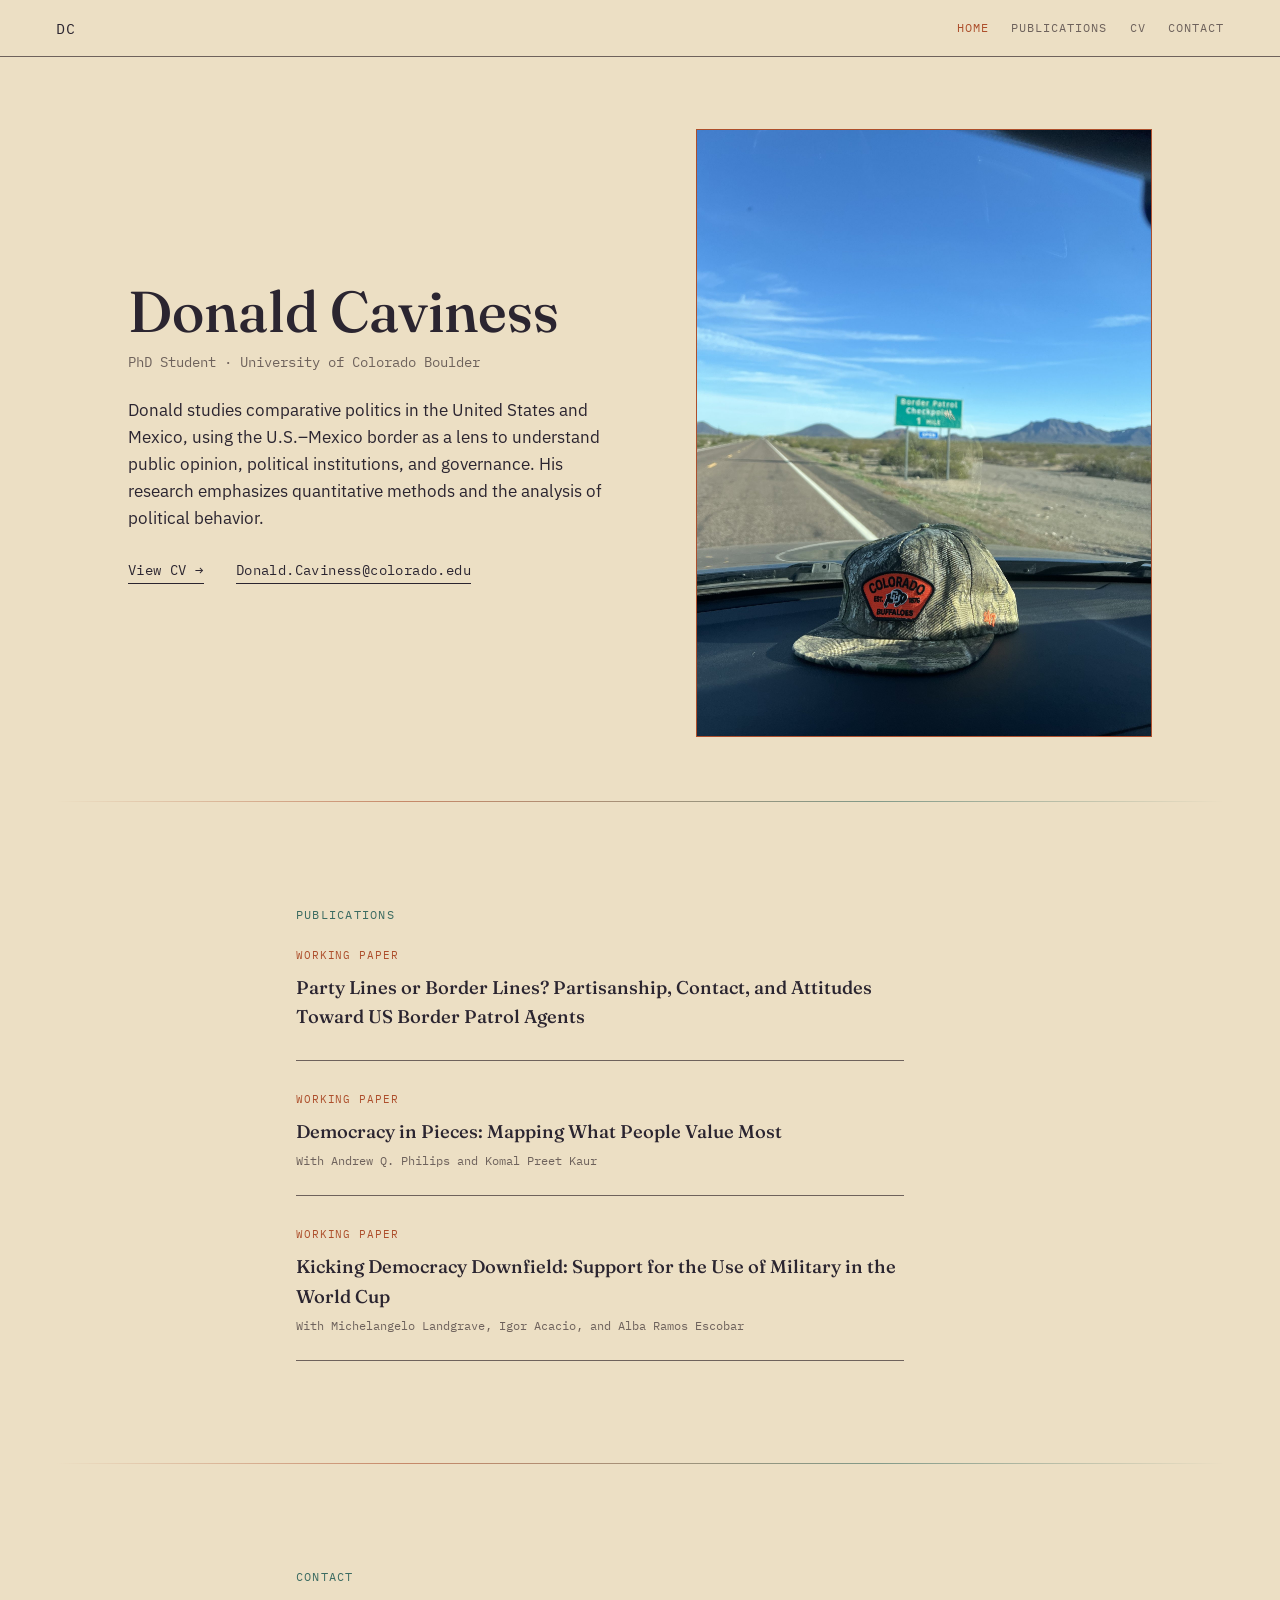
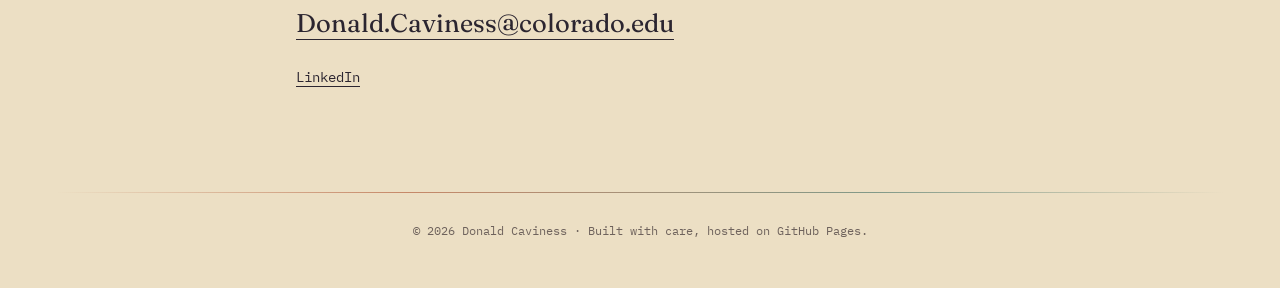
<file: index.html>
<!DOCTYPE html>
<html lang="en">
<head>
<meta charset="UTF-8">
<meta name="viewport" content="width=device-width, initial-scale=1.0">
<title>Donald Caviness · Political Science PhD</title>
<meta name="description" content="Donald Caviness is a PhD student in Political Science at the University of Colorado Boulder, studying comparative politics and the U.S.–Mexico border.">

<!--
  ============================================================
  HOW TO EDIT THIS PAGE
  ============================================================
  1. Search for [ ] brackets — each one is a spot to fill in.
  2. Your photo is already set up as photo.jpg. To swap it for
     a different one later, just replace that file (same name)
     or update the src="photo.jpg" on the <img> tag below.
  3. Publications: copy a .pub block to add a new entry.
  4. CV lives on its own page: cv.html.
  5. Colors and fonts live in styles.css under :root.
  ============================================================
-->

<link rel="preconnect" href="https://fonts.googleapis.com">
<link rel="preconnect" href="https://fonts.gstatic.com" crossorigin>
<link href="https://fonts.googleapis.com/css2?family=Fraunces:ital,wght@0,400;0,500;0,600;1,400;1,500&family=IBM+Plex+Sans:wght@400;500;600&family=IBM+Plex+Mono:wght@400;500&display=swap" rel="stylesheet">
<link rel="stylesheet" href="styles.css">
</head>
<body>

<header class="site-header">
  <a href="index.html" class="wordmark">DC</a>
  <nav class="site-nav">
    <a href="index.html" class="is-current">Home</a>
    <a href="index.html#publications">Publications</a>
    <a href="cv.html">CV</a>
    <a href="index.html#contact">Contact</a>
  </nav>
</header>

<main>

  <!-- ============ HERO: bio left, photo right ============ -->
  <section class="hero">
    <div class="hero-inner">
      <div class="hero-grid">
        <div class="hero-bio">
          <h1>Donald Caviness</h1>
          <p class="role">PhD Student &middot; University of Colorado Boulder</p>
          <p class="bio">Donald studies comparative politics in the United States and Mexico, using the U.S.&ndash;Mexico border as a lens to understand public opinion, political institutions, and governance. His research emphasizes quantitative methods and the analysis of political behavior.</p>
          <div class="hero-links">
            <a href="cv.html" class="link-arrow">View CV <span aria-hidden="true">&rarr;</span></a>
            <a href="mailto:Donald.Caviness@colorado.edu" class="link-arrow">Donald.Caviness@colorado.edu</a>
          </div>
        </div>

        <div class="hero-portrait">
          <div class="portrait-frame">
            <img src="photo.jpg" alt="A Colorado Buffaloes cap on a car dashboard, with a Border Patrol checkpoint sign and desert highway ahead.">
          </div>
        </div>
      </div>
    </div>
  </section>

  <div class="divider" role="presentation"></div>

  <!-- ============ PUBLICATIONS ============ -->
  <section class="section reveal" id="publications">
    <p class="eyebrow">Publications</p>

    <div class="pub">
      <span class="status">Working Paper</span>
      <h3>Party Lines or Border Lines? Partisanship, Contact, and Attitudes Toward US Border Patrol Agents</h3>
    </div>
    <div class="pub">
      <span class="status">Working Paper</span>
      <h3>Democracy in Pieces: Mapping What People Value Most</h3>
      <p class="venue">With Andrew Q. Philips and Komal Preet Kaur</p>
    </div>
    <div class="pub">
      <span class="status">Working Paper</span>
      <h3>Kicking Democracy Downfield: Support for the Use of Military in the World Cup</h3>
      <p class="venue">With Michelangelo Landgrave, Igor Acacio, and Alba Ramos Escobar</p>
    </div>

    <!--
      TEMPLATE — copy this block below for each new entry
      (working paper, under review, published, etc.):

      <div class="pub">
        <span class="status">Working Paper</span>
        <h3>Paper Title Here</h3>
        <p class="venue">Coauthors, or target journal/venue and year</p>
        <p>Optional one or two sentence description.</p>
      </div>
    -->
  </section>

  <div class="divider" role="presentation"></div>

  <!-- ============ CONTACT ============ -->
  <section class="section reveal" id="contact">
    <p class="eyebrow">Contact</p>
    <p class="contact-email"><a href="mailto:Donald.Caviness@colorado.edu">Donald.Caviness@colorado.edu</a></p>
    <ul class="contact-links">
      <li><a href="https://www.linkedin.com/in/donald-c-a03640155/">LinkedIn</a></li>
    </ul>
  </section>

</main>

<footer class="site-footer">
  <div class="divider" role="presentation"></div>
  <p>&copy; <span id="year"></span> Donald Caviness &middot; Built with care, hosted on GitHub Pages.</p>
</footer>

<script src="script.js"></script>
</body>
</html>
</file>
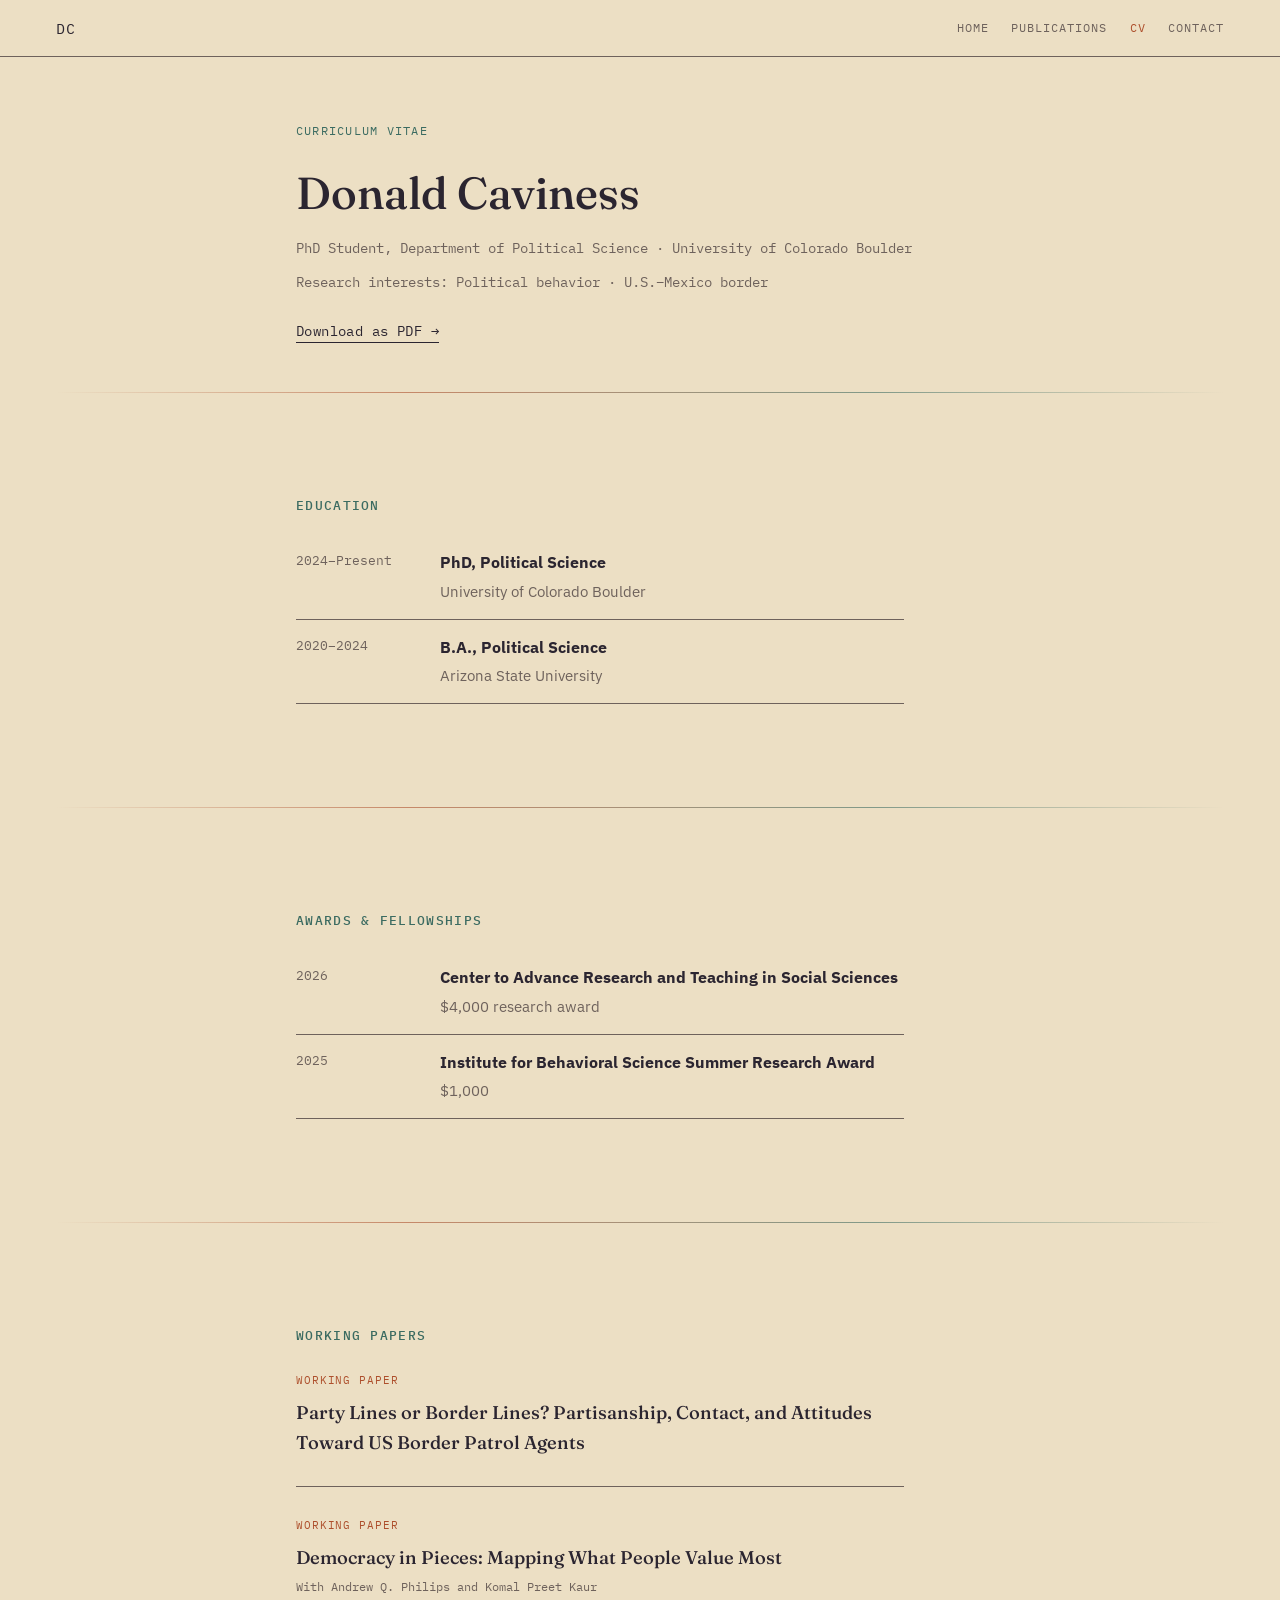
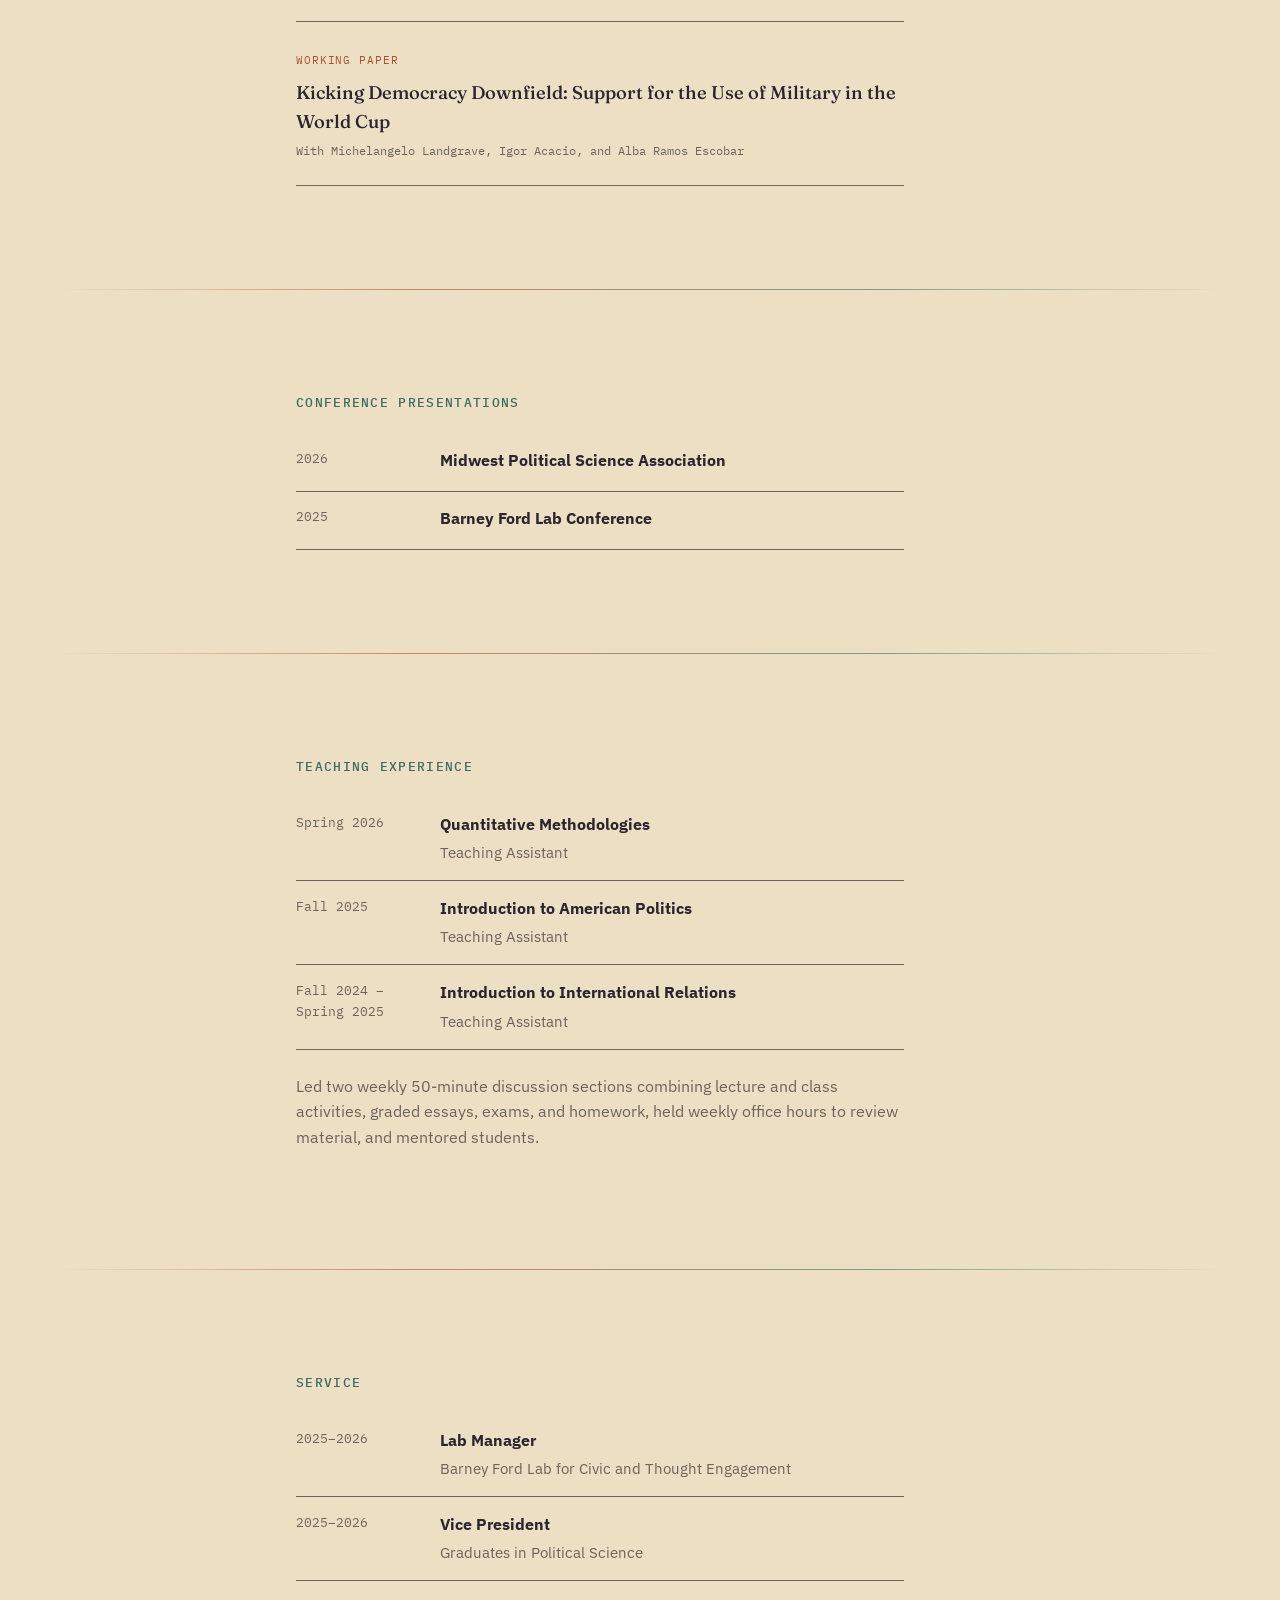
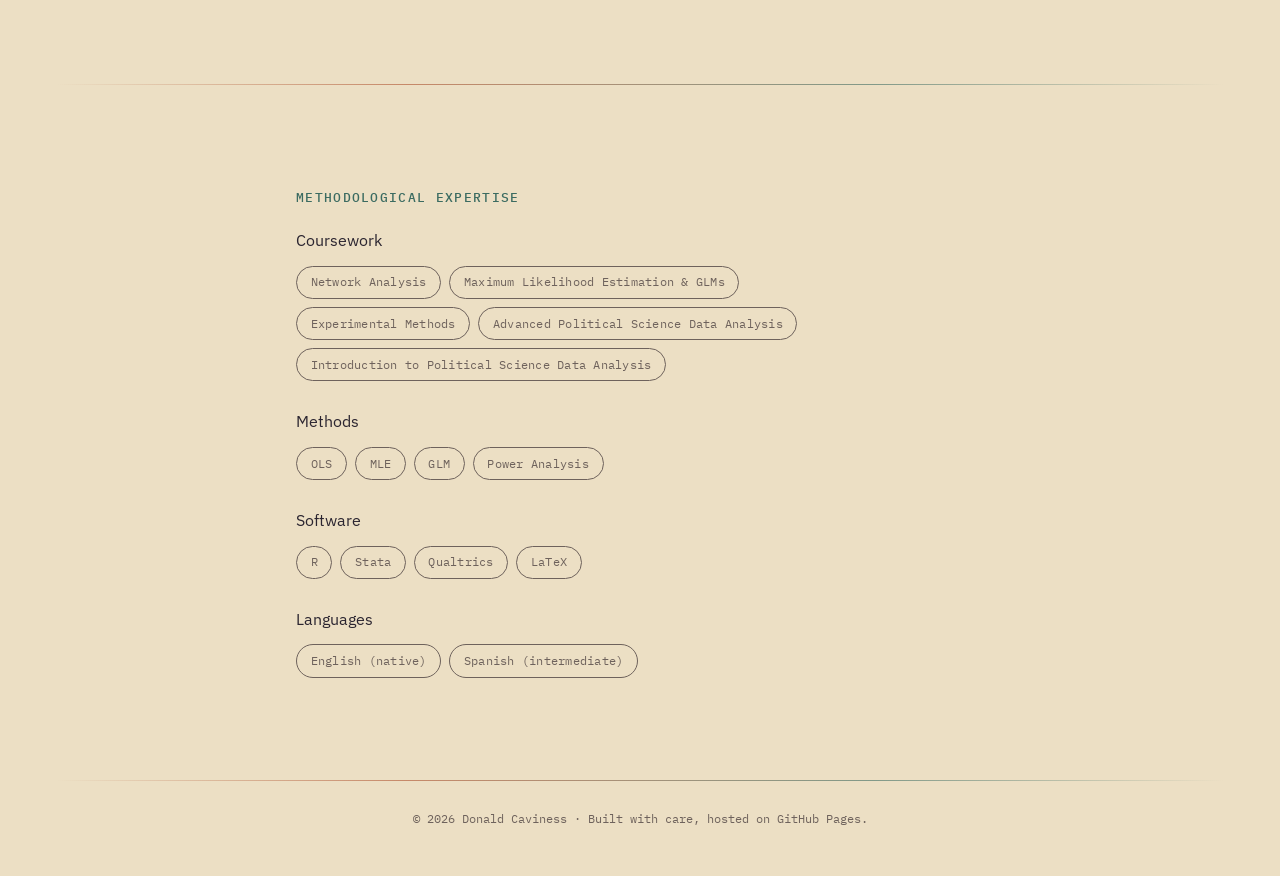
<file: cv.html>
<!DOCTYPE html>
<html lang="en">
<head>
<meta charset="UTF-8">
<meta name="viewport" content="width=device-width, initial-scale=1.0">
<title>CV · Donald Caviness</title>
<meta name="description" content="Curriculum vitae of Donald Caviness, PhD student in Political Science at the University of Colorado Boulder.">

<!--
  ============================================================
  HOW TO EDIT THIS PAGE
  ============================================================
  Most of this page is now filled in with your real CV info.
  To add more entries to any section, copy the matching block
  (a .cv-entry div, or a .pub div for working papers) and fill
  in the new details.
  The "Download as PDF" button points to cv.pdf, which is
  already in this folder.
  ============================================================
-->

<link rel="preconnect" href="https://fonts.googleapis.com">
<link rel="preconnect" href="https://fonts.gstatic.com" crossorigin>
<link href="https://fonts.googleapis.com/css2?family=Fraunces:ital,wght@0,400;0,500;0,600;1,400;1,500&family=IBM+Plex+Sans:wght@400;500;600&family=IBM+Plex+Mono:wght@400;500&display=swap" rel="stylesheet">
<link rel="stylesheet" href="styles.css">
</head>
<body>

<header class="site-header">
  <a href="index.html" class="wordmark">DC</a>
  <nav class="site-nav">
    <a href="index.html">Home</a>
    <a href="index.html#publications">Publications</a>
    <a href="cv.html" class="is-current">CV</a>
    <a href="index.html#contact">Contact</a>
  </nav>
</header>

<main>

  <div class="cv-header">
    <p class="eyebrow">Curriculum Vitae</p>
    <h1>Donald Caviness</h1>
    <p class="role">PhD Student, Department of Political Science &middot; University of Colorado Boulder</p>
    <p class="role" style="margin-top:-0.75rem;">Research interests: Political behavior &middot; U.S.&ndash;Mexico border</p>
    <p style="margin-top:1.25rem;">
      <a href="cv.pdf" class="link-arrow">Download as PDF <span aria-hidden="true">&rarr;</span></a>
    </p>
  </div>

  <div class="divider" role="presentation"></div>

  <!-- ============ EDUCATION ============ -->
  <section class="section reveal cv-block" id="education">
    <h2>Education</h2>
    <div class="cv-entry">
      <span class="cv-year">2024&ndash;Present</span>
      <span class="cv-detail">
        <strong>PhD, Political Science</strong>
        <span>University of Colorado Boulder</span>
      </span>
    </div>
    <div class="cv-entry">
      <span class="cv-year">2020&ndash;2024</span>
      <span class="cv-detail">
        <strong>B.A., Political Science</strong>
        <span>Arizona State University</span>
      </span>
    </div>
  </section>

  <div class="divider" role="presentation"></div>

  <!-- ============ AWARDS & FELLOWSHIPS ============ -->
  <section class="section reveal cv-block" id="awards">
    <h2>Awards &amp; Fellowships</h2>
    <div class="cv-entry">
      <span class="cv-year">2026</span>
      <span class="cv-detail">
        <strong>Center to Advance Research and Teaching in Social Sciences</strong>
        <span>$4,000 research award</span>
      </span>
    </div>
    <div class="cv-entry">
      <span class="cv-year">2025</span>
      <span class="cv-detail">
        <strong>Institute for Behavioral Science Summer Research Award</strong>
        <span>$1,000</span>
      </span>
    </div>
  </section>

  <div class="divider" role="presentation"></div>

  <!-- ============ WORKING PAPERS ============ -->
  <section class="section reveal cv-block" id="working-papers">
    <h2>Working Papers</h2>
    <div class="pub">
      <span class="status">Working Paper</span>
      <h3>Party Lines or Border Lines? Partisanship, Contact, and Attitudes Toward US Border Patrol Agents</h3>
    </div>
    <div class="pub">
      <span class="status">Working Paper</span>
      <h3>Democracy in Pieces: Mapping What People Value Most</h3>
      <p class="venue">With Andrew Q. Philips and Komal Preet Kaur</p>
    </div>
    <div class="pub">
      <span class="status">Working Paper</span>
      <h3>Kicking Democracy Downfield: Support for the Use of Military in the World Cup</h3>
      <p class="venue">With Michelangelo Landgrave, Igor Acacio, and Alba Ramos Escobar</p>
    </div>
  </section>

  <div class="divider" role="presentation"></div>

  <!-- ============ CONFERENCE PRESENTATIONS ============ -->
  <section class="section reveal cv-block" id="conferences">
    <h2>Conference Presentations</h2>
    <div class="cv-entry">
      <span class="cv-year">2026</span>
      <span class="cv-detail"><strong>Midwest Political Science Association</strong></span>
    </div>
    <div class="cv-entry">
      <span class="cv-year">2025</span>
      <span class="cv-detail"><strong>Barney Ford Lab Conference</strong></span>
    </div>
  </section>

  <div class="divider" role="presentation"></div>

  <!-- ============ TEACHING EXPERIENCE ============ -->
  <section class="section reveal cv-block" id="teaching">
    <h2>Teaching Experience</h2>
    <div class="cv-entry">
      <span class="cv-year">Spring 2026</span>
      <span class="cv-detail"><strong>Quantitative Methodologies</strong><span>Teaching Assistant</span></span>
    </div>
    <div class="cv-entry">
      <span class="cv-year">Fall 2025</span>
      <span class="cv-detail"><strong>Introduction to American Politics</strong><span>Teaching Assistant</span></span>
    </div>
    <div class="cv-entry">
      <span class="cv-year">Fall 2024 &ndash;<br>Spring 2025</span>
      <span class="cv-detail"><strong>Introduction to International Relations</strong><span>Teaching Assistant</span></span>
    </div>
    <p style="margin-top:1.5rem; max-width:var(--measure); color:var(--dusk-soft);">Led two weekly 50-minute discussion sections combining lecture and class activities, graded essays, exams, and homework, held weekly office hours to review material, and mentored students.</p>
  </section>

  <div class="divider" role="presentation"></div>

  <!-- ============ SERVICE ============ -->
  <section class="section reveal cv-block" id="service">
    <h2>Service</h2>
    <div class="cv-entry">
      <span class="cv-year">2025&ndash;2026</span>
      <span class="cv-detail">
        <strong>Lab Manager</strong>
        <span>Barney Ford Lab for Civic and Thought Engagement</span>
      </span>
    </div>
    <div class="cv-entry">
      <span class="cv-year">2025&ndash;2026</span>
      <span class="cv-detail">
        <strong>Vice President</strong>
        <span>Graduates in Political Science</span>
      </span>
    </div>
  </section>

  <div class="divider" role="presentation"></div>

  <!-- ============ METHODOLOGICAL EXPERTISE ============ -->
  <section class="section reveal cv-block" id="skills">
    <h2>Methodological Expertise</h2>

    <p class="venue" style="margin-bottom:0.75rem;">Coursework</p>
    <ul class="skills-list" style="margin-bottom:1.75rem;">
      <li>Network Analysis</li>
      <li>Maximum Likelihood Estimation &amp; GLMs</li>
      <li>Experimental Methods</li>
      <li>Advanced Political Science Data Analysis</li>
      <li>Introduction to Political Science Data Analysis</li>
    </ul>

    <p class="venue" style="margin-bottom:0.75rem;">Methods</p>
    <ul class="skills-list" style="margin-bottom:1.75rem;">
      <li>OLS</li>
      <li>MLE</li>
      <li>GLM</li>
      <li>Power Analysis</li>
    </ul>

    <p class="venue" style="margin-bottom:0.75rem;">Software</p>
    <ul class="skills-list" style="margin-bottom:1.75rem;">
      <li>R</li>
      <li>Stata</li>
      <li>Qualtrics</li>
      <li>LaTeX</li>
    </ul>

    <p class="venue" style="margin-bottom:0.75rem;">Languages</p>
    <ul class="skills-list">
      <li>English (native)</li>
      <li>Spanish (intermediate)</li>
    </ul>
  </section>

</main>

<footer class="site-footer">
  <div class="divider" role="presentation"></div>
  <p>&copy; <span id="year"></span> Donald Caviness &middot; Built with care, hosted on GitHub Pages.</p>
</footer>

<script src="script.js"></script>
</body>
</html>
</file>
<file: styles.css>
/* ============================================================
   DESIGN TOKENS — change these to retheme the whole site
   Southwest desert palette: clay/rust, desert turquoise, sand
   ============================================================ */
:root {
  --sand:       #ECDFC4;  /* base background — warm desert sand */
  --sand-deep:  #DEC89C;  /* card / photo-placeholder background */
  --clay:       #AD4F2C;  /* primary accent — red rock / terracotta */
  --turquoise:  #3B6B61;  /* secondary accent — desert turquoise */
  --dusk:       #2B2530;  /* primary text — desert twilight, not pure black */
  --dusk-soft:  #6E625C;  /* secondary text */

  --font-display: "Fraunces", Georgia, serif;
  --font-body:    "IBM Plex Sans", -apple-system, sans-serif;
  --font-mono:    "IBM Plex Mono", "SF Mono", monospace;

  --measure: 38rem;
  --gap-section: clamp(3.5rem, 8vw, 6.5rem);
  --page-pad: clamp(1.25rem, 5vw, 3.5rem);
}

/* ============================================================
   RESET
   ============================================================ */
* { box-sizing: border-box; }
html { scroll-behavior: smooth; }
body {
  margin: 0;
  background: var(--sand);
  color: var(--dusk);
  font-family: var(--font-body);
  font-size: 16px;
  line-height: 1.6;
  -webkit-font-smoothing: antialiased;
}
h1, h2, h3 { font-family: var(--font-display); font-weight: 500; margin: 0; }
p { margin: 0 0 1em; }
a {
  color: var(--dusk);
  text-decoration: none;
  border-bottom: 1px solid currentColor;
}
a:hover { color: var(--clay); }
ul { margin: 0; padding: 0; list-style: none; }
img { max-width: 100%; display: block; }

:focus-visible {
  outline: 2px solid var(--clay);
  outline-offset: 3px;
}

.placeholder { color: var(--clay); opacity: 0.85; }

/* ============================================================
   HEADER / NAV
   ============================================================ */
.site-header {
  position: sticky;
  top: 0;
  z-index: 10;
  display: flex;
  align-items: center;
  justify-content: space-between;
  flex-wrap: wrap;
  gap: 0.75rem 1.5rem;
  padding: 1rem var(--page-pad);
  background: var(--sand);
  border-bottom: 1px solid var(--dusk-soft);
}
.wordmark {
  font-family: var(--font-mono);
  font-size: 0.95rem;
  letter-spacing: 0.05em;
  border-bottom: none;
}
.wordmark-mark { display: none; }
.site-nav { display: flex; flex-wrap: wrap; }
.site-nav a {
  font-family: var(--font-mono);
  font-size: 0.78rem;
  letter-spacing: 0.08em;
  text-transform: uppercase;
  border-bottom: none;
  color: var(--dusk-soft);
  margin-right: 1.4rem;
}
.site-nav a:last-child { margin-right: 0; }
.site-nav a:hover, .site-nav a.is-current { color: var(--clay); }

/* ============================================================
   DIVIDER — the recurring signature mark between sections.
   A soft gradient line, warm clay fading to cool turquoise,
   like light easing across the horizon at dusk.
   ============================================================ */
.divider {
  height: 1px;
  margin: 0 var(--page-pad);
  background: linear-gradient(to right, transparent, var(--clay) 30%, var(--turquoise) 70%, transparent);
  opacity: 0.6;
  border: none;
}

/* ============================================================
   HERO (home page)
   ============================================================ */
.hero {
  padding: clamp(2.5rem, 8vw, 4.5rem) var(--page-pad) clamp(2.5rem, 6vw, 4rem);
}
.hero-inner {
  max-width: 64rem;
  margin: 0 auto;
}
.hero-grid {
  display: grid;
  grid-template-columns: 1.05fr 0.95fr;
  gap: clamp(2rem, 6vw, 4rem);
  align-items: center;
}
.eyebrow {
  font-family: var(--font-mono);
  font-size: 0.78rem;
  letter-spacing: 0.1em;
  text-transform: uppercase;
  color: var(--turquoise);
  margin: 0 0 1rem;
}
.hero h1 {
  font-size: clamp(2.4rem, 6vw, 3.6rem);
  line-height: 1.05;
  margin-bottom: 0.5rem;
}
.role {
  font-family: var(--font-mono);
  font-size: 0.88rem;
  color: var(--dusk-soft);
  margin-bottom: 1.5rem;
}
.bio {
  font-size: 1.05rem;
  max-width: 30rem;
  margin-bottom: 1.75rem;
}
.hero-links {
  display: flex;
  flex-wrap: wrap;
  gap: 0.5rem 2rem;
}
.link-arrow {
  font-family: var(--font-mono);
  font-size: 0.85rem;
  letter-spacing: 0.03em;
  border-bottom: 1px solid var(--dusk);
  padding-bottom: 2px;
}
.link-arrow:hover { border-color: var(--clay); }

/* photo frame — sized for the portrait shot */
.portrait-frame {
  position: relative;
  width: 100%;
  aspect-ratio: 3 / 4;
  min-height: 380px; /* fallback for browsers without aspect-ratio support */
  border: 1px solid var(--clay);
  background: var(--sand-deep);
  overflow: hidden;
}
.portrait-frame img {
  width: 100%;
  height: 100%;
  object-fit: cover;
  display: block;
}


/* ============================================================
   SECTIONS (shared)
   ============================================================ */
.section {
  padding: var(--gap-section) var(--page-pad);
  max-width: 50rem;
  margin: 0 auto;
}
.section-inner { max-width: var(--measure); }

.reveal { opacity: 1; transform: none; }
.reveal.js-armed {
  opacity: 0;
  transform: translateY(14px);
  transition: opacity 0.6s ease, transform 0.6s ease;
}
.reveal.js-armed.is-visible { opacity: 1; transform: none; }

/* ============================================================
   PUBLICATIONS — empty state
   ============================================================ */
.empty-state {
  border: 1px solid var(--dusk-soft);
  padding: clamp(1.75rem, 5vw, 2.5rem);
  max-width: var(--measure);
}
.empty-state .empty-title {
  font-family: var(--font-display);
  font-style: italic;
  font-size: 1.3rem;
  margin-bottom: 0.5rem;
}
.empty-state p:last-child { margin-bottom: 0; }
.empty-state .empty-note {
  font-family: var(--font-mono);
  font-size: 0.82rem;
  color: var(--dusk-soft);
}

/* a real publication entry, once added (see HTML comment template) */
.pub {
  max-width: var(--measure);
  padding: 1.5rem 0;
  border-bottom: 1px solid var(--dusk-soft);
}
.pub:first-of-type { padding-top: 0; }
.pub .status {
  display: inline-block;
  font-family: var(--font-mono);
  font-size: 0.7rem;
  letter-spacing: 0.08em;
  text-transform: uppercase;
  color: var(--clay);
  margin-bottom: 0.5rem;
}
.pub h3 { font-size: 1.15rem; margin-bottom: 0.3rem; }
.pub .venue {
  font-family: var(--font-mono);
  font-size: 0.78rem;
  color: var(--dusk-soft);
  margin-bottom: 0.5rem;
}
.pub p:last-child { margin-bottom: 0; color: var(--dusk-soft); }

/* ============================================================
   CV PAGE
   ============================================================ */
.cv-header {
  max-width: 50rem;
  margin: 0 auto;
  padding: clamp(2.5rem, 8vw, 4rem) var(--page-pad) clamp(1.5rem, 5vw, 2rem);
}
.cv-header h1 { font-size: clamp(2rem, 5vw, 2.8rem); margin-bottom: 0.5rem; }
.cv-block { margin-bottom: 0; }
.cv-block h2 {
  font-family: var(--font-mono);
  font-size: 0.82rem;
  letter-spacing: 0.1em;
  text-transform: uppercase;
  color: var(--turquoise);
  font-weight: 500;
  margin-bottom: 1.25rem;
}
.cv-entry {
  display: grid;
  grid-template-columns: 7.5rem 1fr;
  gap: 1.5rem;
  padding: 0.9rem 0;
  border-bottom: 1px solid var(--dusk-soft);
  max-width: var(--measure);
}
.cv-entry:first-child { padding-top: 0; }
.cv-entry .cv-year {
  font-family: var(--font-mono);
  font-size: 0.82rem;
  color: var(--dusk-soft);
}
.cv-entry .cv-detail strong { display: block; margin-bottom: 0.2rem; }
.cv-entry .cv-detail span { color: var(--dusk-soft); font-size: 0.95rem; }

.skills-list {
  display: flex;
  flex-wrap: wrap;
  gap: 0.5rem;
  max-width: var(--measure);
}
.skills-list li {
  font-family: var(--font-mono);
  font-size: 0.78rem;
  letter-spacing: 0.02em;
  color: var(--dusk-soft);
  border: 1px solid var(--dusk-soft);
  border-radius: 100px;
  padding: 0.35rem 0.85rem;
}

/* ============================================================
   CONTACT / FOOTER
   ============================================================ */
.contact-email a {
  font-family: var(--font-display);
  font-size: clamp(1.25rem, 3vw, 1.6rem);
}
.contact-links {
  display: flex;
  flex-wrap: wrap;
  gap: 1.5rem;
  margin-top: 1.25rem;
}
.contact-links a {
  font-family: var(--font-mono);
  font-size: 0.85rem;
}
.site-footer { padding-bottom: 3rem; }
.site-footer p {
  font-family: var(--font-mono);
  font-size: 0.75rem;
  color: var(--dusk-soft);
  text-align: center;
  margin: 1.75rem var(--page-pad) 0;
}

/* ============================================================
   RESPONSIVE
   ============================================================ */
@media (max-width: 760px) {
  .hero-grid { grid-template-columns: 1fr; }
}
@media (max-width: 640px) {
  .site-header { flex-direction: column; align-items: flex-start; }
  .cv-entry { grid-template-columns: 1fr; gap: 0.25rem; }
}

/* ============================================================
   REDUCED MOTION
   ============================================================ */
@media (prefers-reduced-motion: reduce) {
  html { scroll-behavior: auto; }
  .reveal.js-armed { opacity: 1; transform: none; transition: none; }
}
</file>
